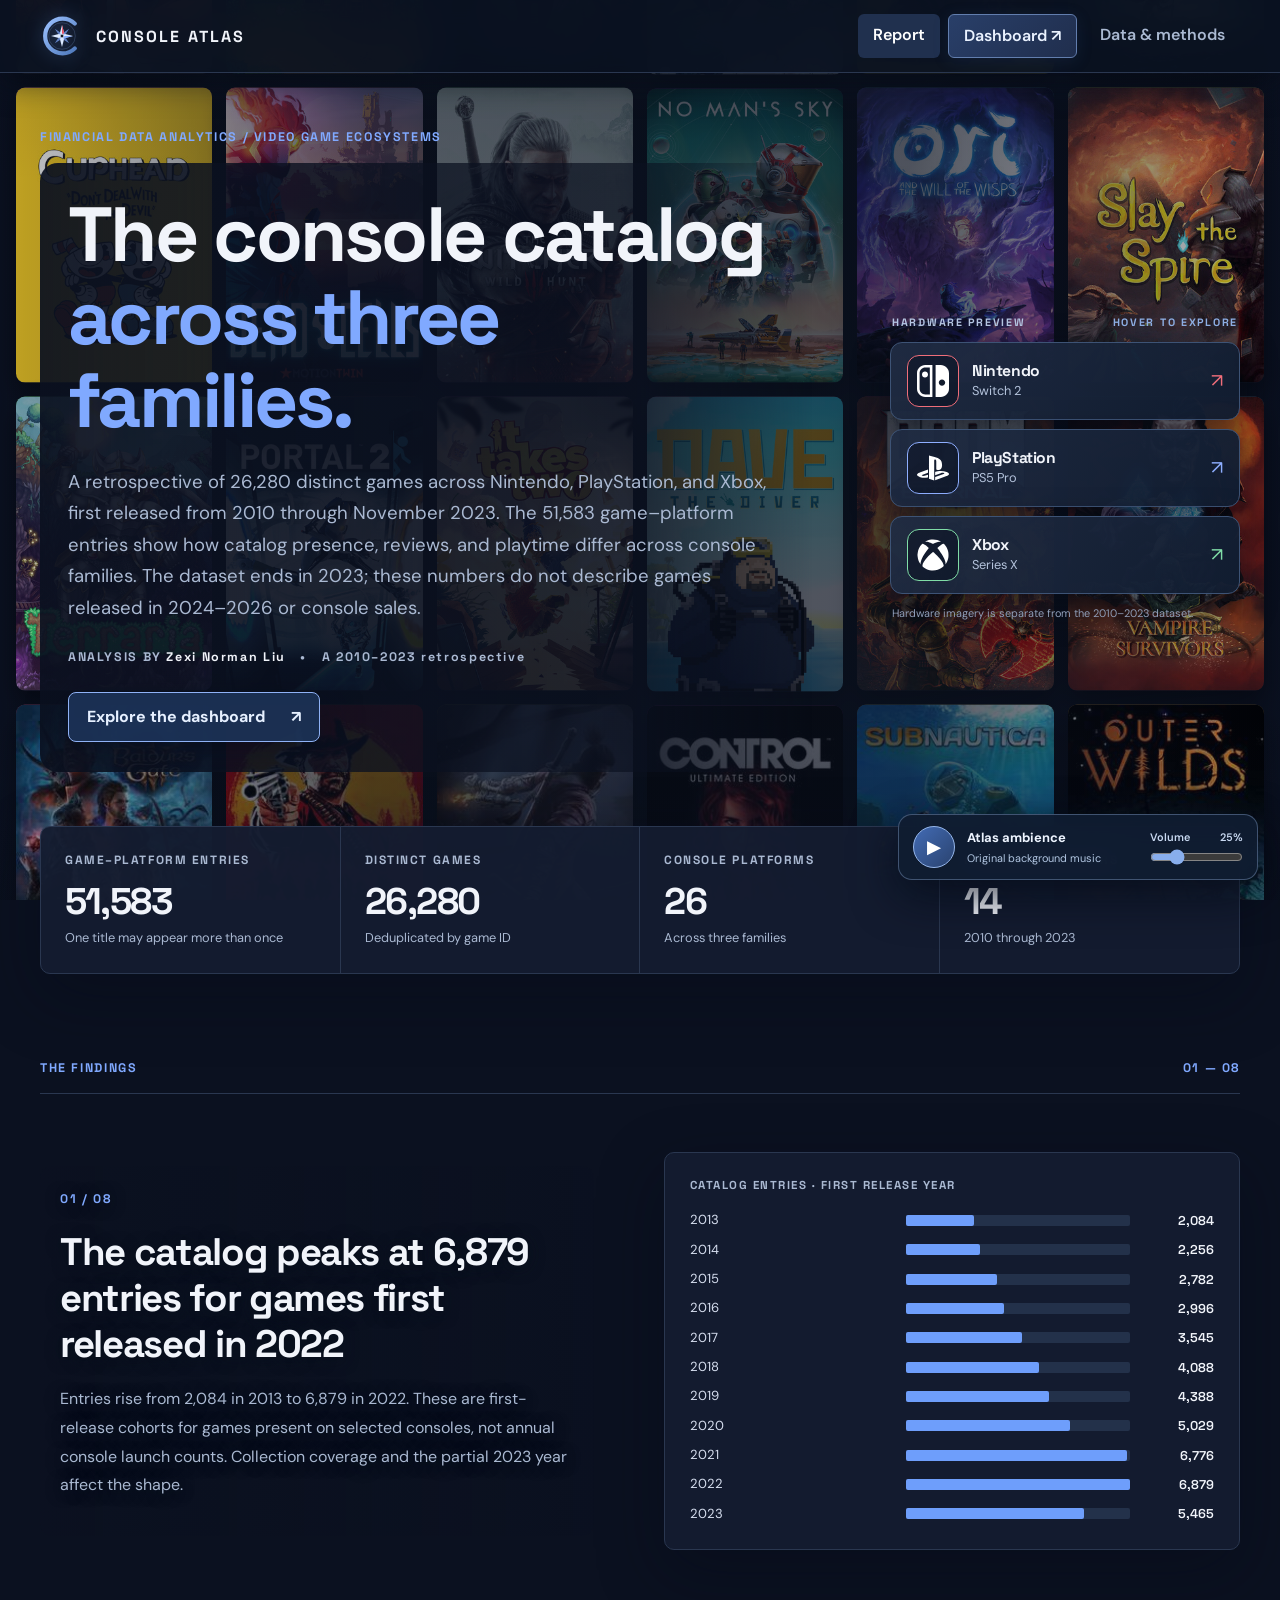
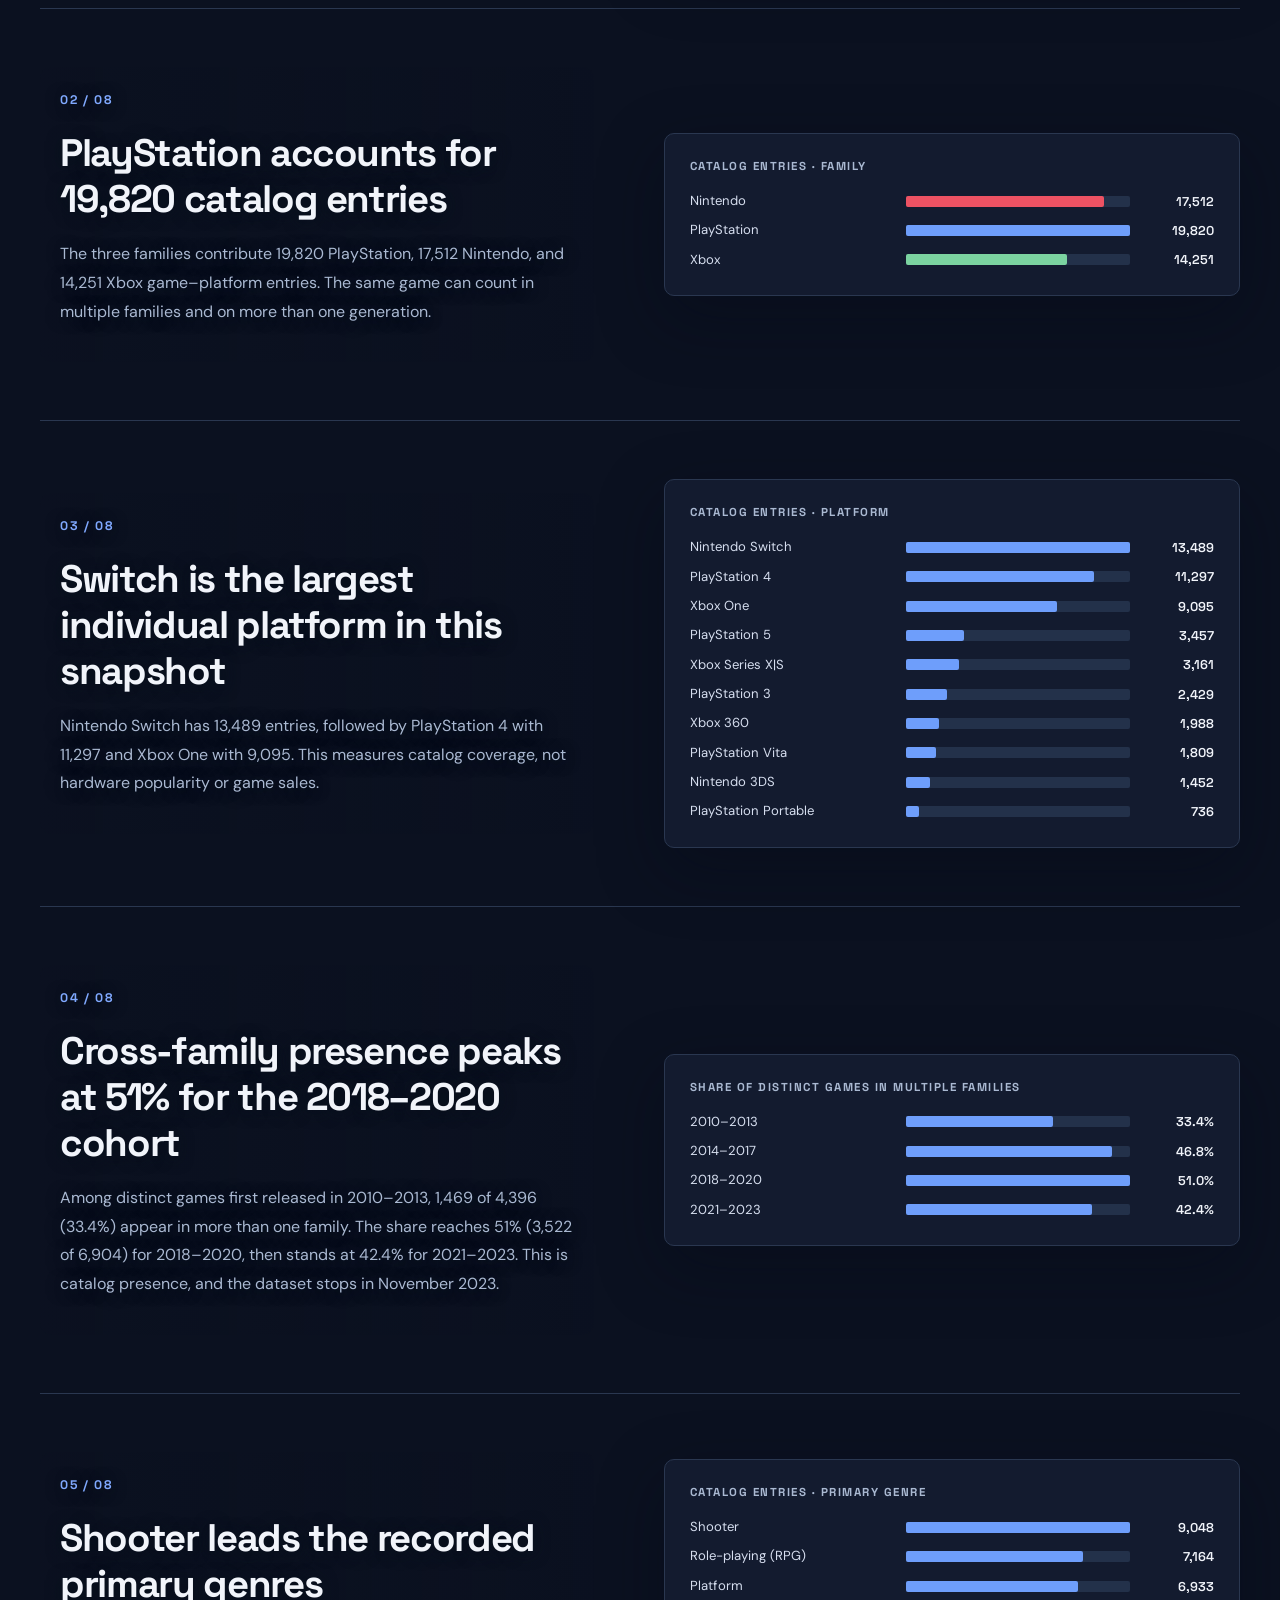
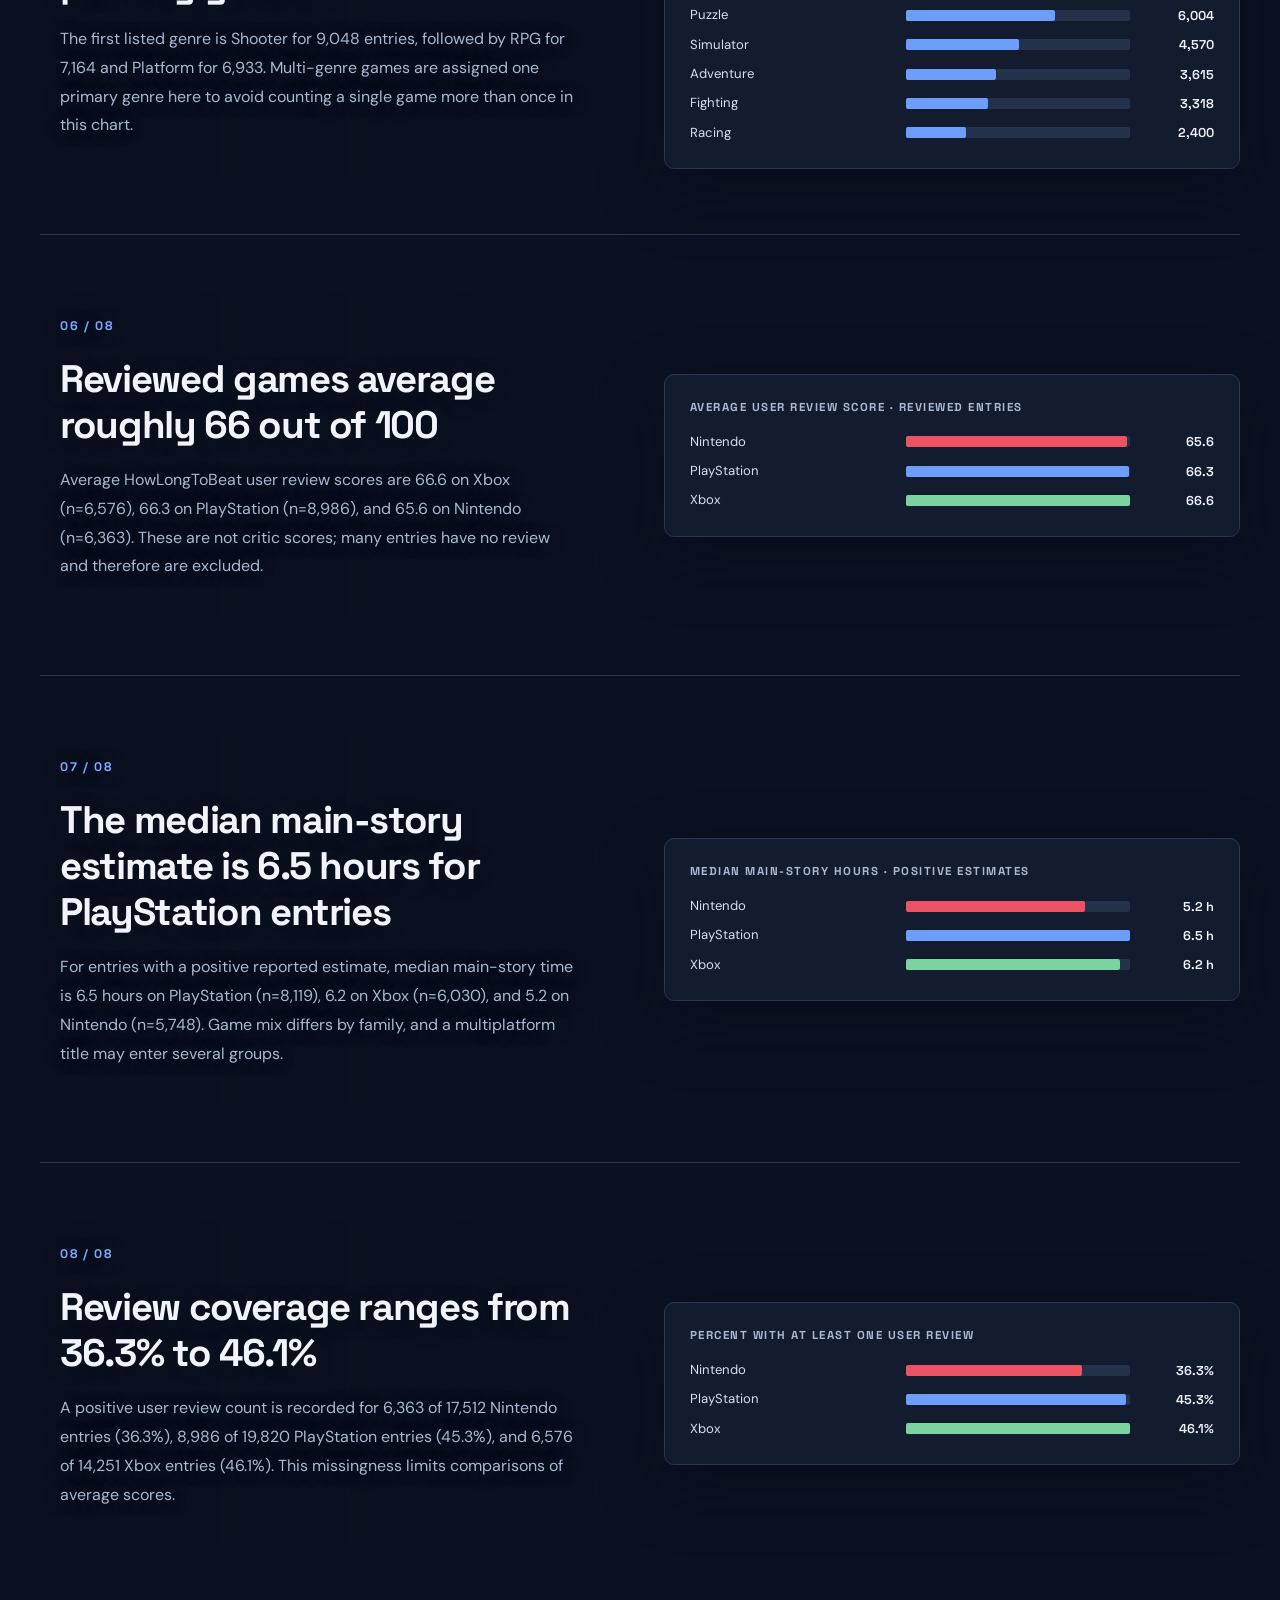
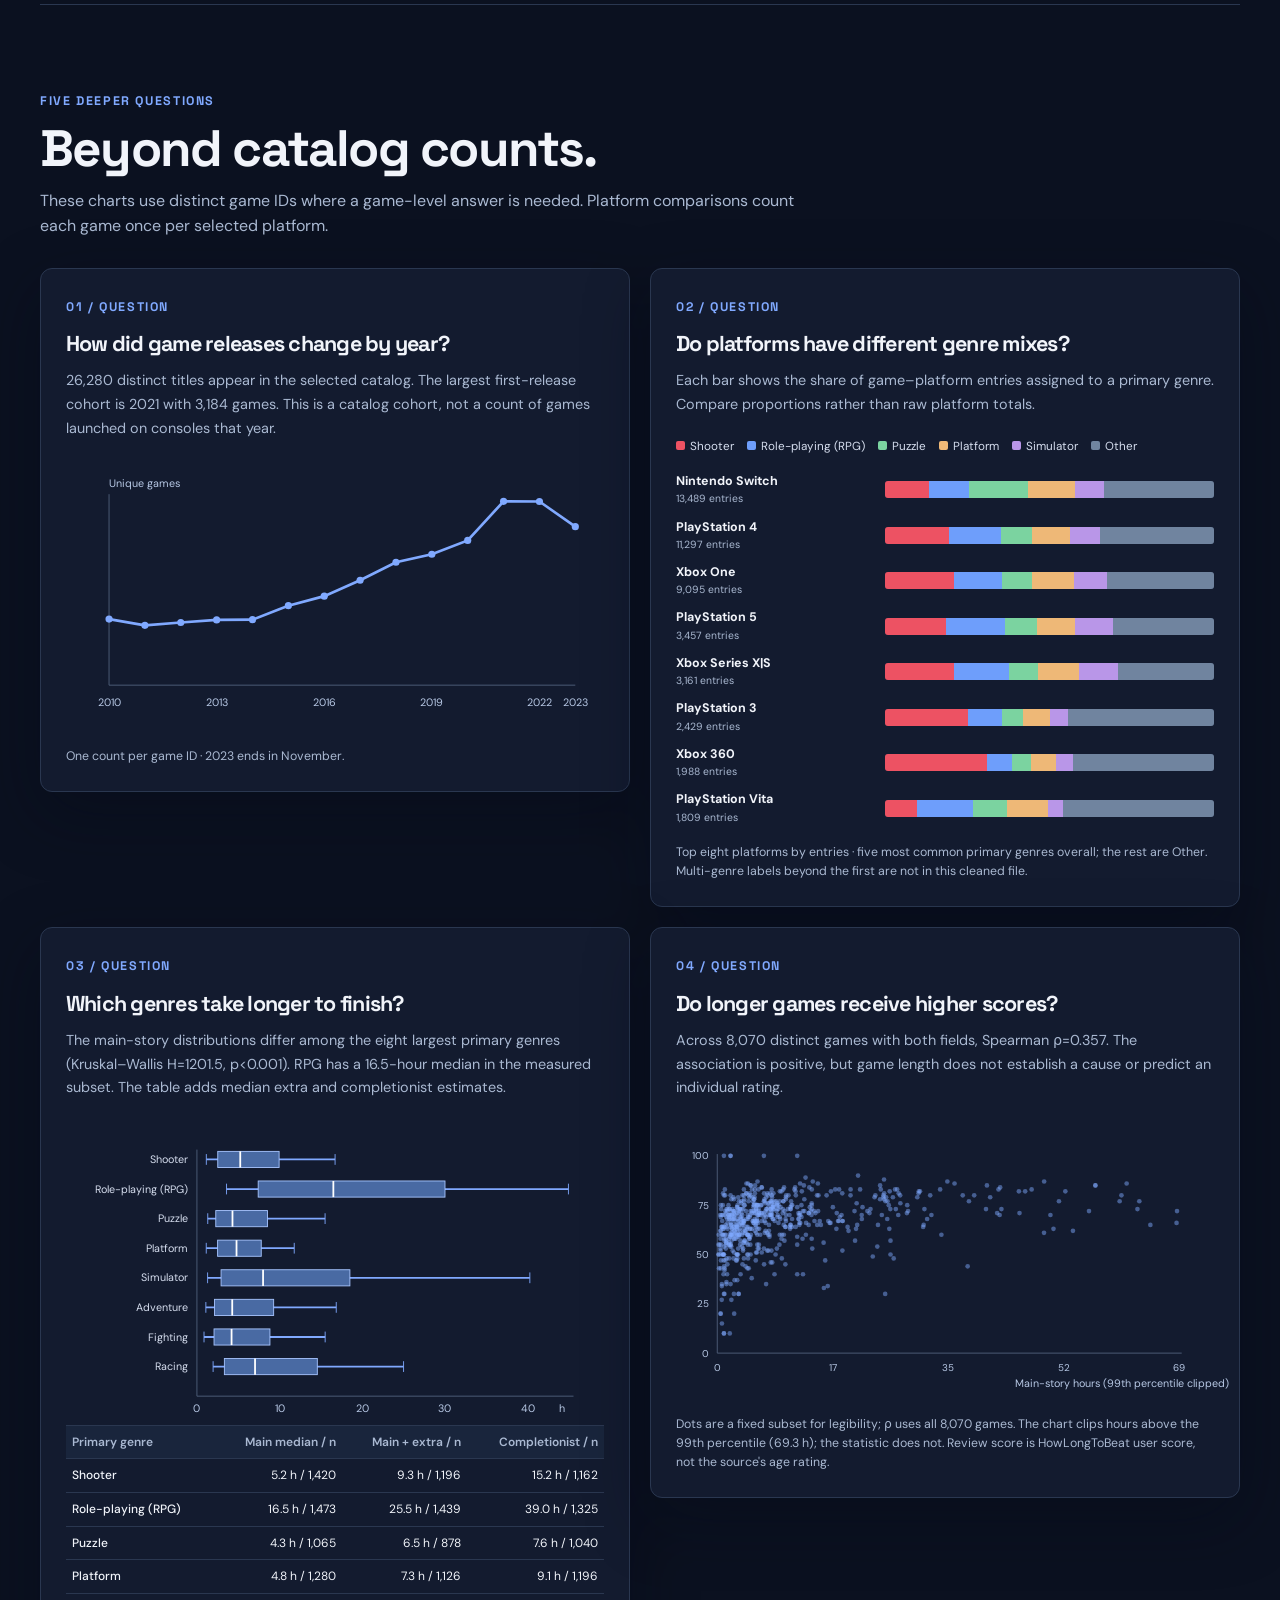
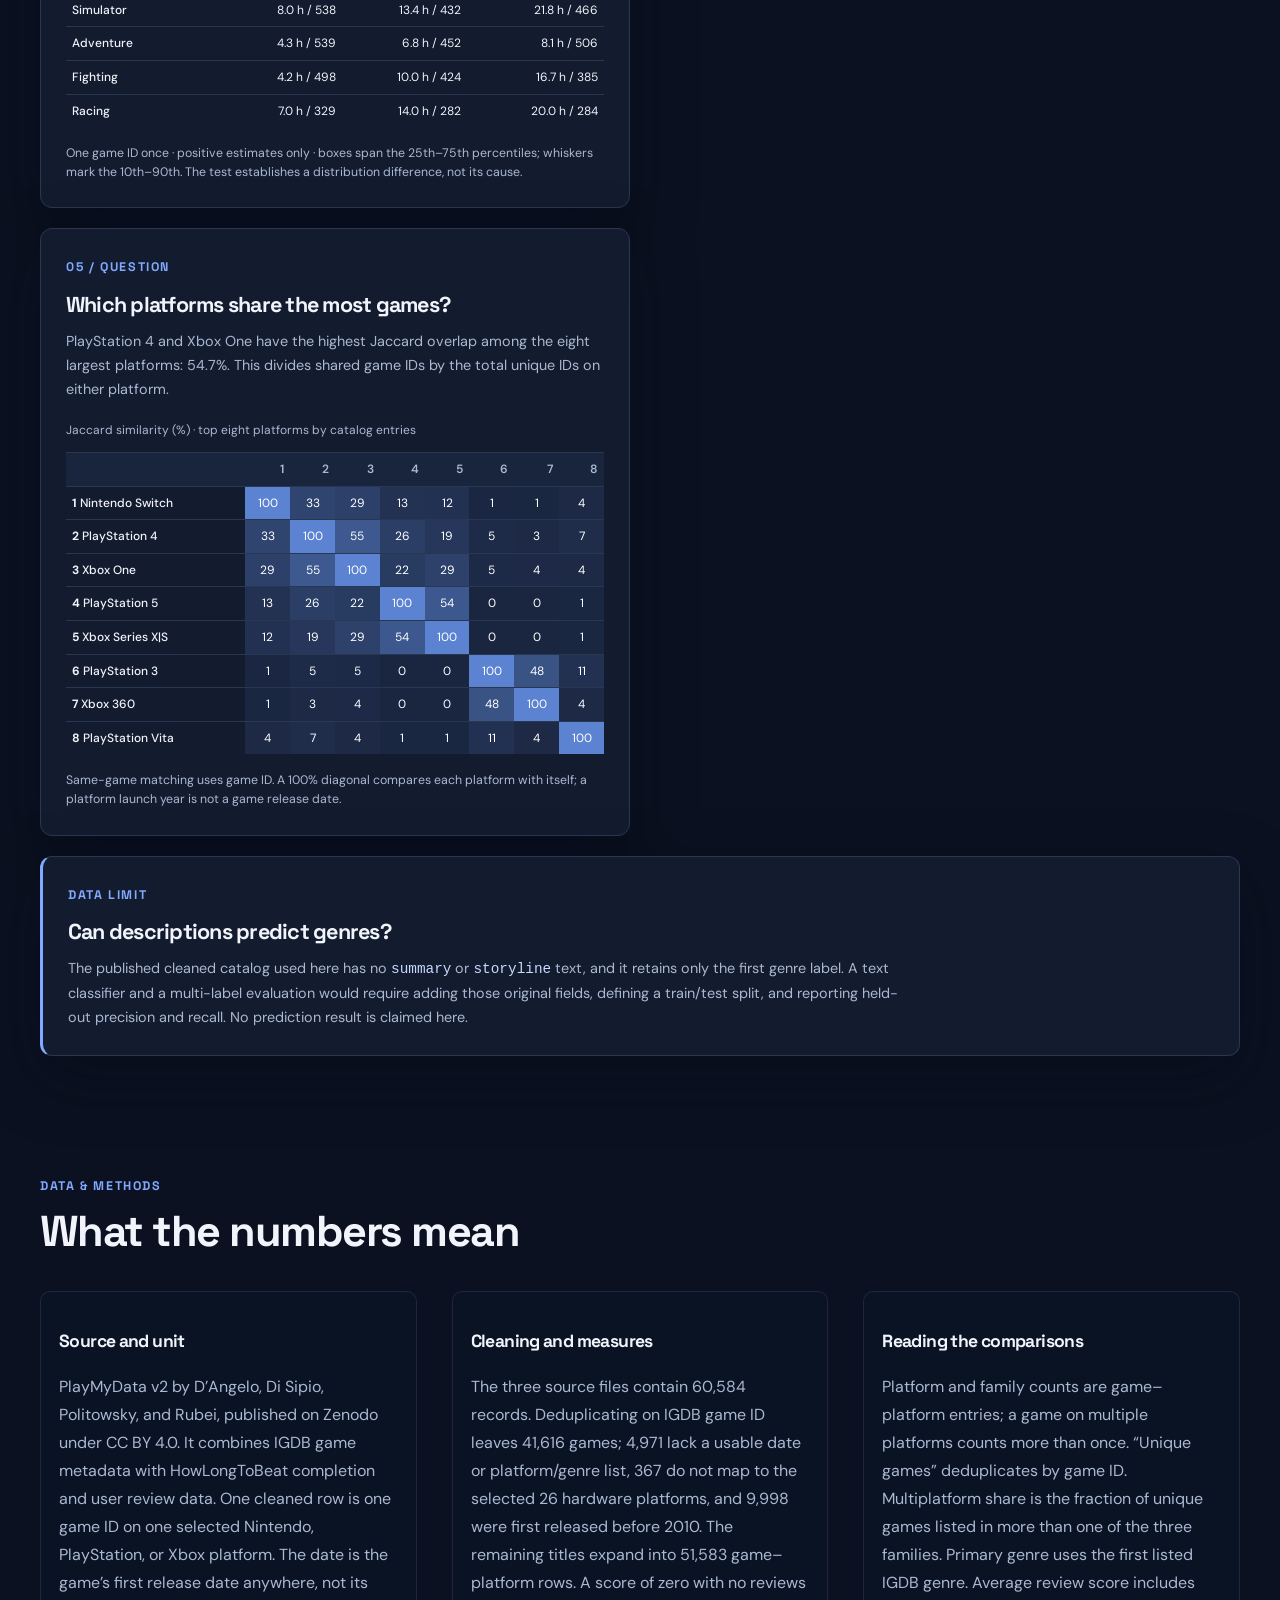
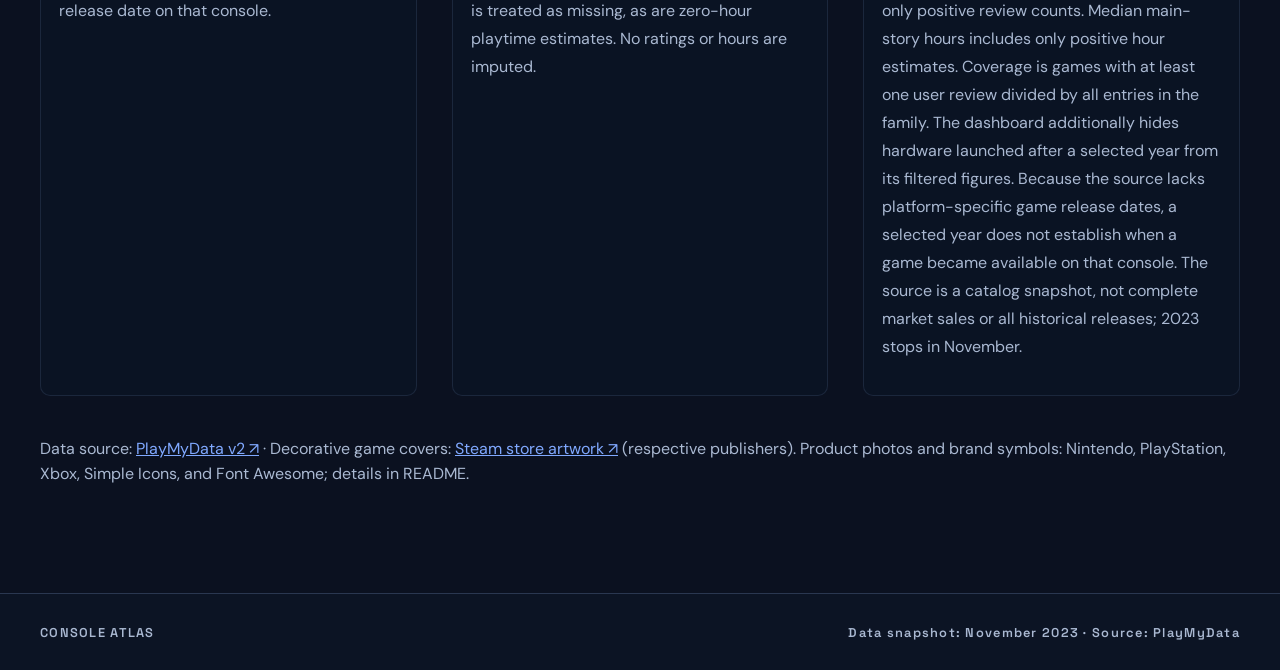
<file: index.html>
<!doctype html>
<html lang="en">
<head>
  <meta charset="utf-8"><meta name="viewport" content="width=device-width, initial-scale=1">
  <meta name="description" content="An analysis of the PlayMyData catalog across Nintendo, PlayStation, and Xbox consoles.">
  <title>Console Atlas — Report</title><link rel="icon" type="image/svg+xml" href="assets/logos/console-atlas.svg?v=1"><link rel="stylesheet" href="styles.css?v=20261001a">
</head>
<body>
  <header class="site-header"><div class="shell nav"><a class="brand" href="index.html"><img class="brand-icon" src="assets/logos/console-atlas.svg" alt="" width="44" height="44"> <span class="brand-name">CONSOLE ATLAS</span></a><nav aria-label="Main navigation"><a class="active" aria-current="page" href="index.html">Report</a><a class="dashboard-link" href="dashboard.html">Dashboard <span aria-hidden="true">↗</span></a><a href="#method">Data &amp; methods</a></nav></div></header>
  <main class="shell report"><div class="eyebrow">FINANCIAL DATA ANALYTICS / VIDEO GAME ECOSYSTEMS</div>
    <div class="report-intro"><div class="intro-copy"><h1>The console catalog<br><em>across three families.</em></h1><p id="intro">Loading the catalog analysis…</p><div class="byline">ANALYSIS BY <strong>Zexi Norman Liu</strong> <span>•</span> A 2010–2023 retrospective</div><a class="hero-cta" href="dashboard.html">Explore the dashboard <span aria-hidden="true">↗</span></a></div><div class="console-showcase" aria-label="Current console hardware previews"><div class="showcase-label">HARDWARE PREVIEW <span>HOVER TO EXPLORE</span></div>
      <a class="console-card nintendo" href="https://www.nintendo.com/us/store/products/nintendo-switch-2-system-123669/" target="_blank" rel="noopener noreferrer"><span class="console-mark"><img src="assets/logos/nintendo-switch.svg" alt="Nintendo Switch logo"></span><span class="console-copy"><strong>Nintendo</strong><small>Switch 2</small></span><span class="console-arrow" aria-hidden="true">↗</span><span class="console-detail"><img src="assets/hardware/switch-2.jpg" alt="Nintendo Switch 2 handheld console" loading="lazy"><span>View official product ↗</span></span></a>
      <a class="console-card playstation" href="https://www.playstation.com/en-us/ps5/ps5-pro/" target="_blank" rel="noopener noreferrer"><span class="console-mark"><img src="assets/logos/playstation.svg" alt="PlayStation logo"></span><span class="console-copy"><strong>PlayStation</strong><small>PS5 Pro</small></span><span class="console-arrow" aria-hidden="true">↗</span><span class="console-detail"><img src="assets/hardware/ps5-pro.jpg" alt="PlayStation 5 Pro console" loading="lazy"><span>View official product ↗</span></span></a>
      <a class="console-card xbox" href="https://www.xbox.com/en-us/consoles/xbox-series-x" target="_blank" rel="noopener noreferrer"><span class="console-mark"><img src="assets/logos/xbox.svg" alt="Xbox logo"></span><span class="console-copy"><strong>Xbox</strong><small>Series X</small></span><span class="console-arrow" aria-hidden="true">↗</span><span class="console-detail"><img src="assets/hardware/xbox-series-x.png" alt="Xbox Series X console and controller" loading="lazy"><span>View official product ↗</span></span></a>
      <small class="showcase-note">Hardware imagery is separate from the 2010–2023 dataset.</small>
    </div></div>
    <div id="headline" class="headline" aria-label="Key figures"></div>
    <div class="section-heading"><span>THE FINDINGS</span><span>01 — 08</span></div>
    <div id="findings"></div>
    <section class="deep-dive" id="deep-dive" aria-labelledby="deep-title"><div class="eyebrow">FIVE DEEPER QUESTIONS</div><h2 id="deep-title">Beyond catalog counts.</h2><p class="deep-lead">These charts use distinct game IDs where a game-level answer is needed. Platform comparisons count each game once per selected platform.</p><div id="deep-content" class="deep-grid"><p>Loading deeper analyses…</p></div></section>
    <section class="method" id="method"><div class="eyebrow">DATA & METHODS</div><h2>What the numbers mean</h2><div class="method-grid"><div><h3>Source and unit</h3><p>PlayMyData v2 by D’Angelo, Di Sipio, Politowsky, and Rubei, published on Zenodo under CC BY 4.0. It combines IGDB game metadata with HowLongToBeat completion and user review data. One cleaned row is one game ID on one selected Nintendo, PlayStation, or Xbox platform. The date is the game’s first release date anywhere, not its release date on that console.</p></div><div><h3>Cleaning and measures</h3><p id="method-cleaning"></p></div><div><h3>Reading the comparisons</h3><p>Platform and family counts are game–platform entries; a game on multiple platforms counts more than once. “Unique games” deduplicates by game ID. Multiplatform share is the fraction of unique games listed in more than one of the three families. Primary genre uses the first listed IGDB genre. Average review score includes only positive review counts. Median main-story hours includes only positive hour estimates. Coverage is games with at least one user review divided by all entries in the family. The dashboard additionally hides hardware launched after a selected year from its filtered figures. Because the source lacks platform-specific game release dates, a selected year does not establish when a game became available on that console. The source is a catalog snapshot, not complete market sales or all historical releases; 2023 stops in November.</p></div></div><p class="credit">Data source: <a href="https://doi.org/10.5281/zenodo.10797761" target="_blank" rel="noopener">PlayMyData v2 ↗</a> · Decorative game covers: <a href="https://store.steampowered.com/" target="_blank" rel="noopener">Steam store artwork ↗</a> (respective publishers). Product photos and brand symbols: Nintendo, PlayStation, Xbox, Simple Icons, and Font Awesome; details in README.</p></section>
  </main><footer class="site-footer"><div class="shell">CONSOLE ATLAS <span>Data snapshot: November 2023 · Source: PlayMyData</span></div></footer>
  <script>window.extraCoverData={}</script><script src="assets/covers/extra-1.js" defer></script><script src="assets/covers/extra-2.js" defer></script><script src="assets/covers/extra-3.js" defer></script><script src="site.js?v=20261001a" defer></script>
</body></html>
</file>
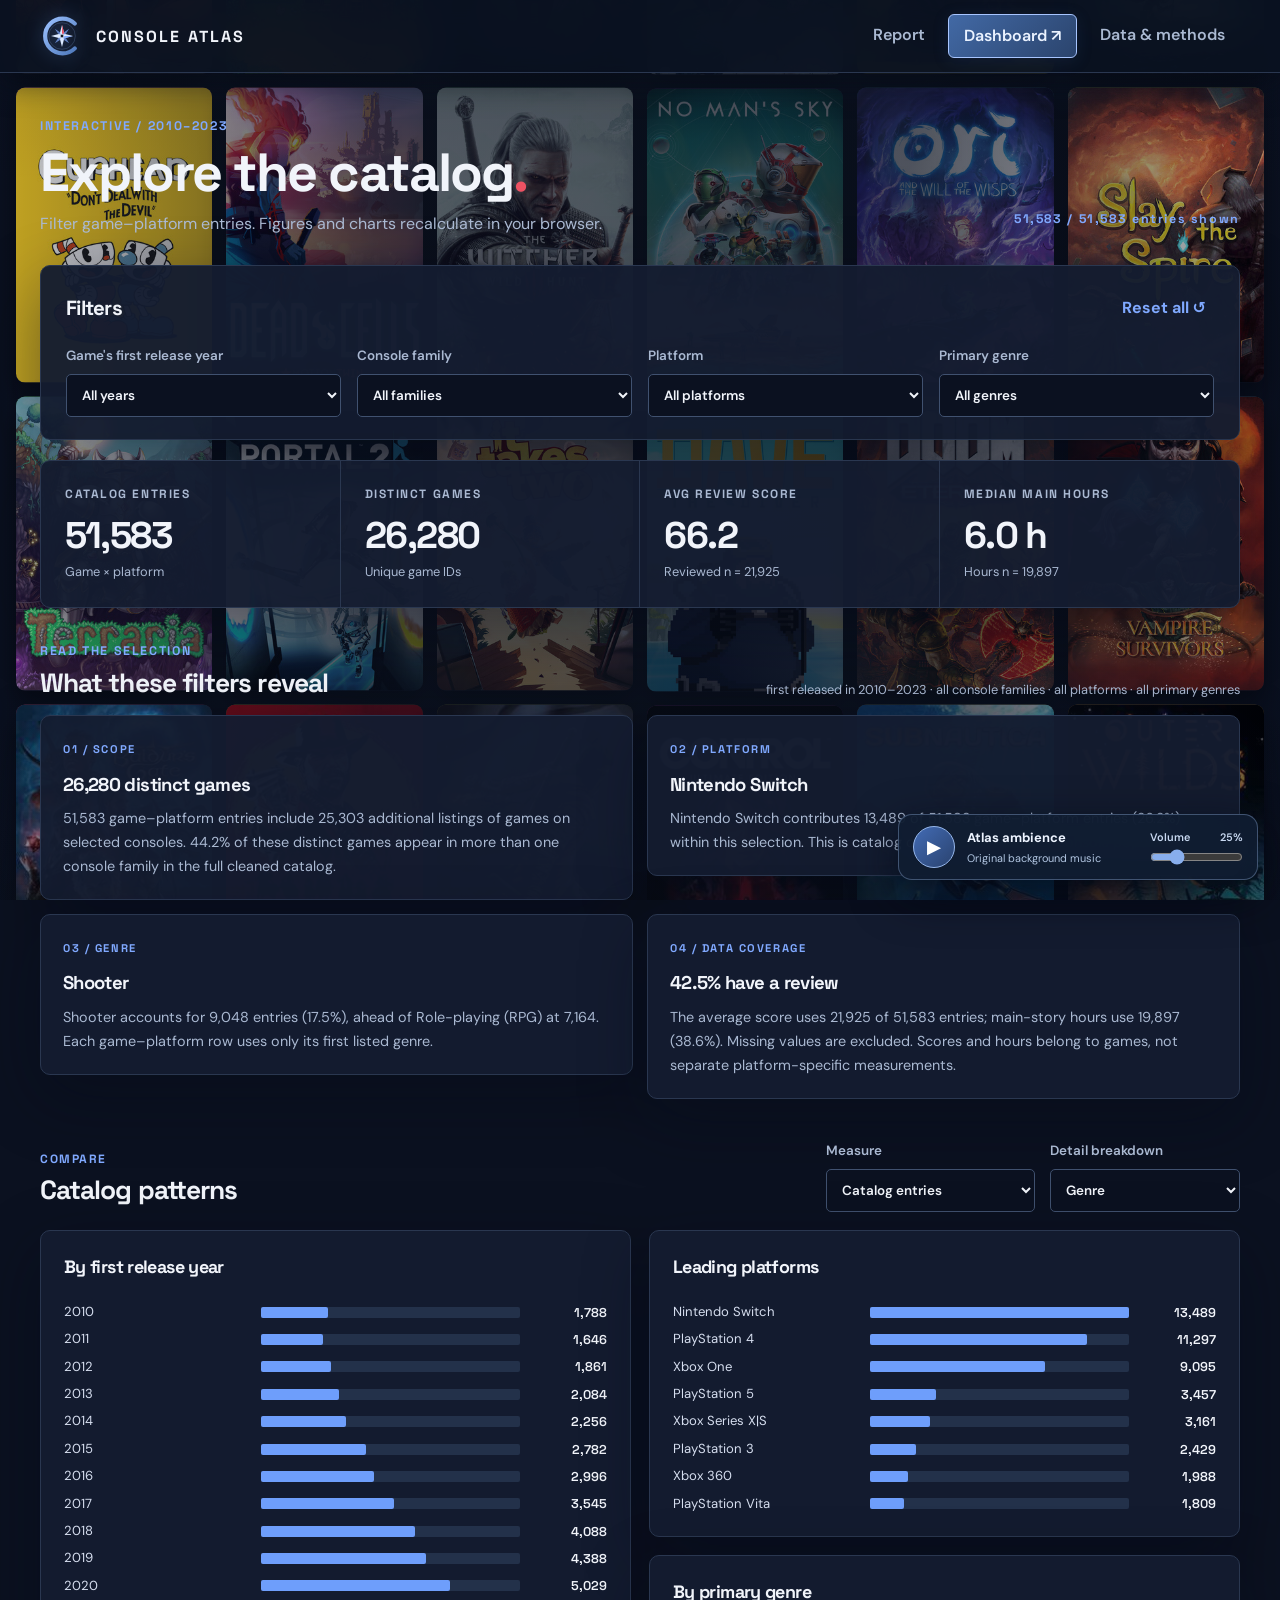
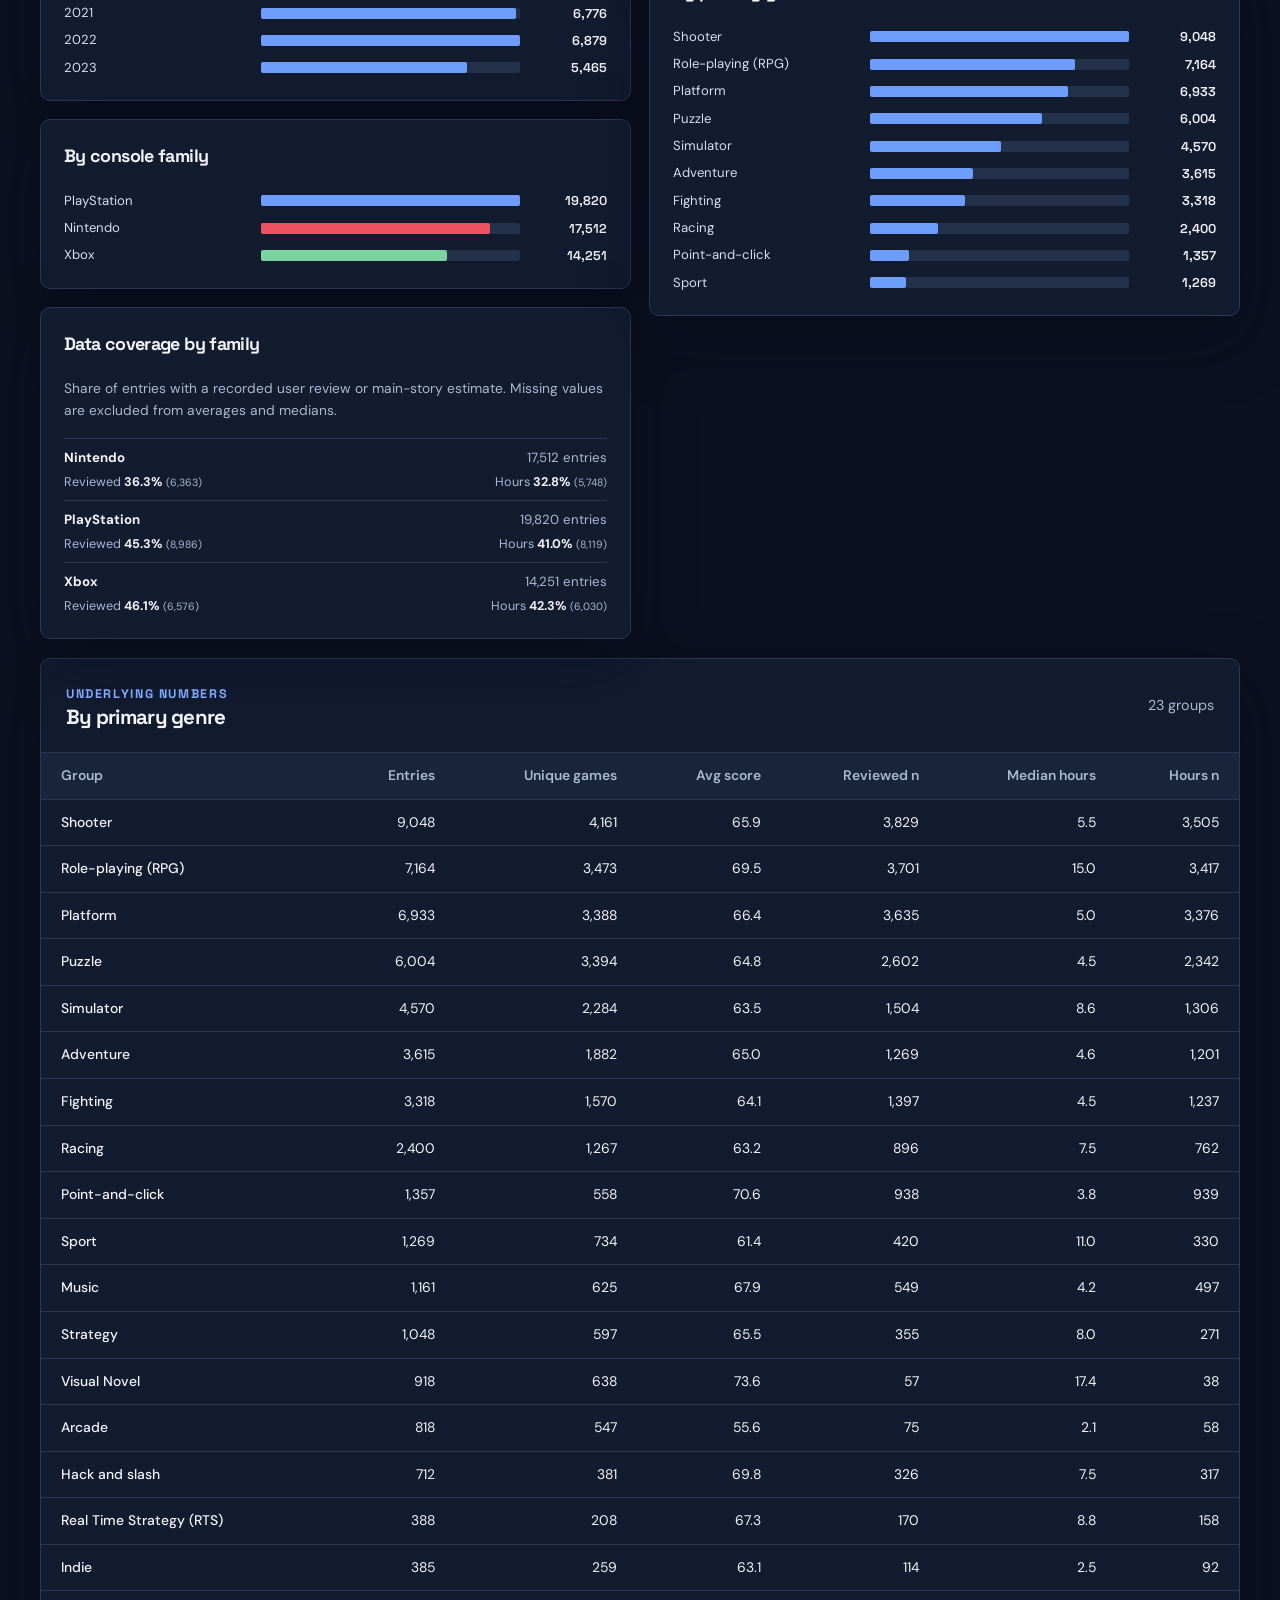
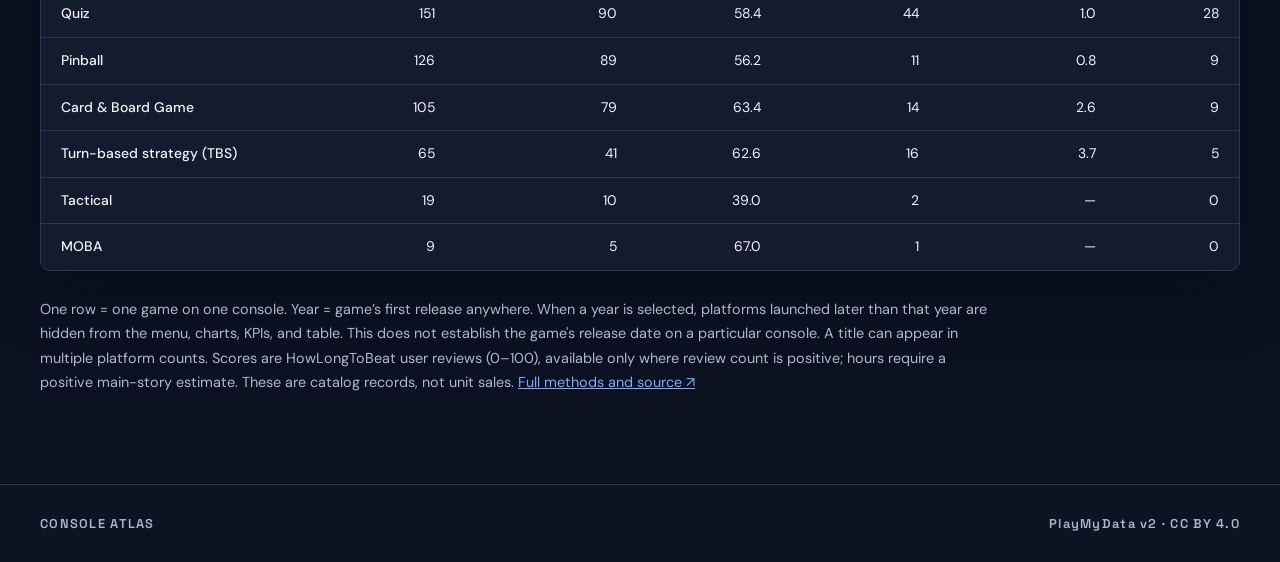
<file: dashboard.html>
<!doctype html>
<html lang="en"><head><meta charset="utf-8"><meta name="viewport" content="width=device-width, initial-scale=1"><meta name="description" content="Filter over 51,000 console game–platform entries in the browser."><title>Console Atlas — Dashboard</title><link rel="icon" type="image/svg+xml" href="assets/logos/console-atlas.svg?v=1"><link rel="stylesheet" href="styles.css?v=20261001a"></head>
<body><header class="site-header"><div class="shell nav"><a class="brand" href="index.html"><img class="brand-icon" src="assets/logos/console-atlas.svg" alt="" width="44" height="44"> <span class="brand-name">CONSOLE ATLAS</span></a><nav aria-label="Main navigation"><a href="index.html">Report</a><a class="dashboard-link active" aria-current="page" href="dashboard.html">Dashboard <span aria-hidden="true">↗</span></a><a href="index.html#method">Data &amp; methods</a></nav></div></header>
<main class="shell dashboard"><div class="dash-title"><div><div class="eyebrow">INTERACTIVE / 2010–2023</div><h1>Explore the catalog<span class="accent-dot">.</span></h1><p>Filter game–platform entries. Figures and charts recalculate in your browser.</p></div><div class="data-status" id="status" role="status">Loading data…</div></div>
<section class="filter-panel" aria-label="Dataset filters"><div class="filter-heading"><h2>Filters</h2><button id="reset" class="text-button" type="button">Reset all ↺</button></div><div class="filter-grid"><label>Game's first release year<select id="year"><option value="">All years</option></select></label><label>Console family<select id="family"><option value="">All families</option></select></label><label>Platform<select id="platform"><option value="">All platforms</option></select></label><label>Primary genre<select id="genre"><option value="">All genres</option></select></label></div></section>
<div id="dash-headline" class="headline dash-headline" aria-label="Filtered summary figures"></div>
<section class="analysis-panel" aria-labelledby="analysis-title"><div class="analysis-heading"><div><span class="eyebrow">READ THE SELECTION</span><h2 id="analysis-title">What these filters reveal</h2></div><p id="analysis-scope"></p></div><div id="analysis-insights" class="analysis-insights" aria-live="polite"></div></section>
<div class="chart-controls"><div><span class="eyebrow">COMPARE</span><h2>Catalog patterns</h2></div><div class="control-pair"><label>Measure<select id="measure"><option value="count">Catalog entries</option><option value="score">Avg user review score</option><option value="hours">Median main-story hours</option></select></label><label>Detail breakdown<select id="breakdown"><option value="genre">Genre</option><option value="platform">Platform</option><option value="family">Family</option><option value="year">Year</option></select></label></div></div>
<div class="chart-grid"><div class="chart-column"><section class="chart-card"><h3>By first release year</h3><div class="chart" id="chart-year"></div></section><section class="chart-card"><h3>By console family</h3><div class="chart" id="chart-family"></div></section><section class="chart-card coverage-card"><h3>Data coverage by family</h3><p>Share of entries with a recorded user review or main-story estimate. Missing values are excluded from averages and medians.</p><div id="coverage-family" class="coverage-list"></div></section></div><div class="chart-column"><section class="chart-card"><h3>Leading platforms</h3><div class="chart" id="chart-platform"></div></section><section class="chart-card"><h3 id="breakdown-title">By primary genre</h3><div class="chart" id="chart-breakdown"></div></section></div></div>
<section class="table-card"><div class="table-head"><div><span class="eyebrow">UNDERLYING NUMBERS</span><h2 id="table-title">By genre</h2></div><span id="table-count"></span></div><div class="table-scroll"><table><thead><tr><th scope="col">Group</th><th scope="col">Entries</th><th scope="col">Unique games</th><th scope="col">Avg score</th><th scope="col">Reviewed n</th><th scope="col">Median hours</th><th scope="col">Hours n</th></tr></thead><tbody id="numbers"></tbody></table></div></section>
<p class="dash-note">One row = one game on one console. Year = game’s first release anywhere. When a year is selected, platforms launched later than that year are hidden from the menu, charts, KPIs, and table. This does not establish the game's release date on a particular console. A title can appear in multiple platform counts. Scores are HowLongToBeat user reviews (0–100), available only where review count is positive; hours require a positive main-story estimate. These are catalog records, not unit sales. <a href="index.html#method">Full methods and source ↗</a></p></main><footer class="site-footer"><div class="shell">CONSOLE ATLAS <span>PlayMyData v2 · CC BY 4.0</span></div></footer><script>window.extraCoverData={}</script><script src="assets/covers/extra-1.js" defer></script><script src="assets/covers/extra-2.js" defer></script><script src="assets/covers/extra-3.js" defer></script><script src="site.js?v=20261001a" defer></script></body></html>
</file>
<file: styles.css>
@import url('https://fonts.googleapis.com/css2?family=DM+Sans:wght@400;500;600;700&family=Space+Grotesk:wght@400;500;600;700&display=swap');
:root{color-scheme:dark;--bg:#0b1120;--panel:#141d30;--panel2:#19253c;--line:#2a3750;--text:#f1f4fa;--muted:#aab9d2;--blue:#80a9ff;--red:#ed5263;--green:#7bd3a0;font-family:'DM Sans',system-ui,sans-serif;font-size:16px}
*{box-sizing:border-box}html{scroll-behavior:smooth}body{margin:0;background:var(--bg);color:var(--text);line-height:1.55}a{color:inherit}button,select{font:inherit}button{cursor:pointer}.shell{width:min(1200px,calc(100% - 48px));margin:0 auto}.site-header{border-bottom:1px solid var(--line);background:#0d1525;position:sticky;top:0;z-index:10}.nav{height:72px;display:flex;align-items:center;justify-content:space-between;gap:24px}.brand{font:700 1rem 'Space Grotesk',sans-serif;letter-spacing:.13em;text-decoration:none;white-space:nowrap}.brand-mark{margin-right:12px;border:1px solid var(--blue);padding:8px 9px;color:var(--blue);letter-spacing:-.08em}.brand-mark span{color:var(--red)}nav{display:flex;gap:8px}nav a{text-decoration:none;color:var(--muted);padding:9px 15px;border-radius:6px;font-weight:600}nav a:hover,nav .active{color:#fff;background:#20304e}.eyebrow,.section-heading,.finding-number,.chart-caption,.byline,.metric span,.data-status{font:700 .78rem 'Space Grotesk',sans-serif;letter-spacing:.13em;color:var(--blue)}h1,h2,h3{font-family:'Space Grotesk',sans-serif;letter-spacing:-.035em}h1{line-height:1.08}h2{line-height:1.2}p{color:var(--muted)}.report{padding-top:56px}.report-intro{display:grid;grid-template-columns:1fr 245px;align-items:center;gap:40px;padding:18px 0 54px}.report h1{font-size:clamp(3rem,6vw,5.7rem);margin:0 0 25px}.report h1 em{font-style:normal;color:var(--blue)}.report-intro p{font-size:1.16rem;max-width:720px;line-height:1.7;margin:0 0 24px}.byline{color:var(--muted)}.byline strong{color:var(--text)}.byline span{padding:0 10px}.hero-glyph{display:grid;gap:10px;transform:rotate(-8deg)}.hero-glyph div{display:flex;align-items:center;justify-content:center;height:85px;border:1px solid var(--line);border-radius:10px;background:var(--panel);font:700 2.1rem 'Space Grotesk';box-shadow:12px 12px 0 #101d35}.hero-glyph div:first-child{color:var(--red)}.hero-glyph div:nth-child(2){color:var(--blue)}.hero-glyph div:last-child{color:var(--green)}.headline{display:grid;grid-template-columns:repeat(4,1fr);background:var(--panel);border:1px solid var(--line);border-radius:10px;overflow:hidden}.metric{padding:25px 24px;border-right:1px solid var(--line)}.metric:last-child{border-right:0}.metric span{display:block;color:var(--muted);font-size:.75rem}.metric strong{display:block;font:700 clamp(1.9rem,2.9vw,2.8rem) 'Space Grotesk';margin:9px 0 3px;letter-spacing:-.04em}.metric small{display:block;color:var(--muted);font-size:.8rem}.section-heading{display:flex;justify-content:space-between;border-bottom:1px solid var(--line);margin-top:86px;padding-bottom:17px}.finding{display:grid;grid-template-columns:minmax(0,1fr) minmax(0,1.04fr);gap:70px;padding:58px 0;border-bottom:1px solid var(--line);align-items:center}.finding h2{font-size:clamp(1.85rem,3vw,2.65rem);margin:18px 0 18px}.finding p{font-size:1rem;line-height:1.8;max-width:540px}.finding-chart{border:1px solid var(--line);border-radius:10px;background:var(--panel);padding:25px;min-width:0}.chart-caption{font-size:.72rem;color:var(--muted);margin-bottom:18px}.bars{display:grid;gap:9px}.bar-row{display:grid;grid-template-columns:minmax(95px,39%) 1fr 72px;gap:12px;align-items:center;min-height:20px;font-size:.82rem}.bar-label{overflow:hidden;text-overflow:ellipsis;white-space:nowrap;color:#d6deef}.bar-track{height:11px;background:#23314a;border-radius:2px}.bar-fill{height:100%;border-radius:2px}.bar-row strong{text-align:right;font:600 .8rem 'Space Grotesk';white-space:nowrap}.method{padding:90px 0}.method h2{font-size:2.7rem;margin:12px 0 34px}.method-grid{display:grid;grid-template-columns:repeat(3,1fr);gap:35px}.method-grid h3{font-size:1.1rem}.method-grid p{line-height:1.75}.credit{padding-top:25px}.credit a,.dash-note a{color:var(--blue)}.site-footer{border-top:1px solid var(--line);padding:30px 0;color:var(--muted);font:600 .8rem 'Space Grotesk';letter-spacing:.1em}.site-footer .shell{display:flex;justify-content:space-between;gap:20px}.dashboard{padding:45px 0 75px}.dash-title{display:flex;justify-content:space-between;align-items:end;gap:20px;margin-bottom:28px}.dash-title h1{font-size:clamp(2.5rem,4.2vw,4rem);margin:10px 0}.dash-title p{margin:0}.accent-dot{color:var(--red)}.data-status{white-space:nowrap;padding-bottom:10px}.filter-panel,.chart-card,.table-card{border:1px solid var(--line);border-radius:10px;background:var(--panel)}.filter-panel{padding:22px 25px}.filter-heading,.chart-controls,.table-head{display:flex;align-items:center;justify-content:space-between;gap:20px}.filter-heading h2,.chart-controls h2,.table-head h2{margin:0;font-size:1.28rem}.text-button{background:none;border:0;color:var(--blue);font-weight:700;padding:8px}.text-button:hover{text-decoration:underline}.filter-grid{display:grid;grid-template-columns:repeat(4,1fr);gap:16px;margin-top:17px}label{display:grid;gap:8px;color:var(--muted);font-size:.84rem;font-weight:600}select{width:100%;min-height:43px;background:var(--bg);border:1px solid #40516f;color:var(--text);border-radius:5px;padding:8px 11px;outline:none}select:focus-visible,button:focus-visible,a:focus-visible{outline:2px solid var(--blue);outline-offset:3px}.dash-headline{margin-top:20px}.chart-controls{margin:42px 0 18px}.chart-controls .eyebrow{font-size:.75rem}.chart-controls h2{font-size:1.65rem;margin-top:5px}.control-pair{display:flex;gap:15px}.control-pair label{min-width:190px}.chart-grid{display:grid;grid-template-columns:repeat(2,minmax(0,1fr));gap:18px}.chart-card{padding:22px 23px;min-height:280px}.chart-card h3{margin:0 0 21px;font-size:1.12rem}.chart-card .bar-row{grid-template-columns:minmax(75px,34%) 1fr 75px}.chart-card .bars{gap:7px}.chart{max-height:505px;overflow:auto}.empty{padding:25px;color:var(--muted)}.table-card{margin-top:19px;overflow:hidden}.table-head{padding:22px 25px}.table-head span:last-child{color:var(--muted);font-size:.9rem}.table-scroll{overflow-x:auto}table{width:100%;border-collapse:collapse;white-space:nowrap}th,td{text-align:right;border-top:1px solid var(--line);padding:12px 20px;font-size:.87rem}th:first-child,td:first-child{text-align:left}thead{background:var(--panel2);color:var(--muted)}thead th{font-weight:600}tbody tr:hover{background:#1c2941}tbody th{font-weight:500}.dash-note{font-size:.9rem;line-height:1.7;max-width:950px;margin-top:26px}
@media(max-width:900px){.finding{gap:30px}.method-grid{grid-template-columns:1fr 1fr}.bar-row{grid-template-columns:minmax(75px,35%) 1fr 65px}.metric{padding:20px 16px}.filter-grid{grid-template-columns:repeat(2,1fr)}}
@media(max-width:700px){.shell{width:min(100% - 28px,1200px)}.nav{height:64px}.brand{font-size:.8rem}.brand-mark{margin-right:5px}nav a{padding:8px;font-size:.85rem}.report{padding-top:34px}.report-intro{grid-template-columns:1fr;gap:0;padding-bottom:35px}.hero-glyph{display:none}.report h1{font-size:3rem}.headline{grid-template-columns:repeat(2,1fr)}.metric:nth-child(2){border-right:0}.metric:nth-child(-n+2){border-bottom:1px solid var(--line)}.section-heading{margin-top:65px}.finding{grid-template-columns:1fr;gap:12px;padding:40px 0}.finding p{line-height:1.65}.finding-chart{padding:19px}.method{padding:65px 0}.method-grid{grid-template-columns:1fr;gap:10px}.dash-title{display:block}.data-status{display:block;margin-top:15px}.chart-grid{grid-template-columns:1fr}.chart-controls{display:block}.control-pair{margin-top:20px}.site-footer .shell{display:grid}}
@media(max-width:460px){.filter-grid{grid-template-columns:1fr}.control-pair{flex-direction:column}.control-pair label{min-width:0}.bar-row,.chart-card .bar-row{grid-template-columns:minmax(65px,34%) 1fr 63px;gap:7px;font-size:.75rem}.bar-row strong{font-size:.75rem}.metric strong{font-size:1.8rem}.chart-card{padding:18px}}

/* A quiet, moving cover wall frames the analysis without obscuring the data. */
.cover-wall{position:fixed;inset:0;z-index:0;pointer-events:none;overflow:hidden;display:grid;grid-template-columns:repeat(6,minmax(0,1fr));gap:14px;padding:0 16px;opacity:.95;filter:saturate(.9)}
.cover-wall::after{content:"";position:absolute;inset:0;background:linear-gradient(90deg,rgba(11,17,32,.18),rgba(11,17,32,.67) 29%,rgba(11,17,32,.7) 71%,rgba(11,17,32,.2)),linear-gradient(180deg,rgba(11,17,32,.12),transparent 20%,transparent 80%,rgba(11,17,32,.24));z-index:1}
.cover-column{display:flex;flex-direction:column;gap:14px;min-width:0;transform:translateY(-12%);animation:cover-drift 22s linear infinite alternate}
.cover-column:nth-child(even){animation-direction:alternate-reverse;animation-duration:27s}
.cover-column:nth-child(3n){animation-duration:31s}
.cover-column:nth-child(2){animation-delay:-19s}.cover-column:nth-child(3){animation-delay:-11s}.cover-column:nth-child(4){animation-delay:-24s}.cover-column:nth-child(5){animation-delay:-8s}.cover-column:nth-child(6){animation-delay:-31s}
.cover-tile{position:relative;flex:none;aspect-ratio:2/3;overflow:hidden;border-radius:9px;background:linear-gradient(148deg,hsl(var(--cover-hue) 52% 37%),#0f182c 75%);box-shadow:0 12px 24px #0008;display:flex;align-items:end;padding:12px}
.cover-tile span{font:700 clamp(.7rem,1.3vw,1.2rem)/1.05 'Space Grotesk',sans-serif;color:white;text-shadow:0 2px 12px #000;max-width:100%;overflow-wrap:anywhere}
.cover-tile img{position:absolute;inset:0;width:100%;height:100%;object-fit:cover}
@keyframes cover-drift{from{transform:translateY(-35%)}to{transform:translateY(1%)}}
main.shell,.site-footer{position:relative;z-index:1}
.site-header{z-index:20;background:rgba(10,18,33,.92);backdrop-filter:blur(18px);box-shadow:0 7px 32px #070d19aa}
.nav .dashboard-link{color:#eaf2ff;border:1px solid #627eae;background:linear-gradient(135deg,#293f69,#202e4d);box-shadow:0 3px 16px #2f53952d}
.nav .dashboard-link:hover,.nav .dashboard-link.active{border-color:#a7c5ff;background:linear-gradient(135deg,#4269a5,#2b446d)}
.site-footer{background:#0d1525ee}
.report-intro{grid-template-columns:minmax(0,1fr) minmax(285px,350px);gap:clamp(26px,5vw,74px);min-height:490px}
.intro-copy{position:relative;z-index:1;background:linear-gradient(90deg,#0b1120ed,#0b1120a6 77%,#0b112000);border-radius:18px;padding:25px 15px 25px 0}
.hero-cta{display:inline-flex;align-items:center;gap:26px;margin-top:27px;padding:12px 18px;border:1px solid #8fb2f6;border-radius:8px;background:#1c3357e8;color:#e6f0ff;text-decoration:none;font-weight:700;box-shadow:0 12px 38px #080e1d88;transition:transform .2s,background .2s}
.hero-cta:hover{transform:translateY(-3px);background:#2d4d7d}
.console-showcase{display:grid;align-content:center;gap:9px;min-width:0}
.showcase-label{display:flex;justify-content:space-between;gap:10px;color:#b7c8e5;font:700 .67rem 'Space Grotesk',sans-serif;letter-spacing:.16em;margin:0 2px 4px}
.showcase-label span{color:#8fb1e7}
.console-card{display:grid;grid-template-columns:53px minmax(0,1fr) 22px;align-items:center;column-gap:12px;min-height:76px;padding:12px 16px;text-decoration:none;color:var(--text);border:1px solid #3d5375;border-radius:12px;background:linear-gradient(130deg,#202c43f4,#111d31f7);box-shadow:0 12px 34px #050b1690;overflow:hidden;transition:border-color .25s,transform .25s,box-shadow .25s}
.console-card:hover,.console-card:focus-visible{transform:translateX(-6px);border-color:var(--card-color);box-shadow:0 17px 42px #050b16c9,0 0 25px var(--card-glow)}
.console-card.nintendo{--card-color:#f06e7a;--card-glow:#e94e5833}.console-card.playstation{--card-color:#8eaeff;--card-glow:#517fff33}.console-card.xbox{--card-color:#80dda7;--card-glow:#52ca8a33}
.console-mark{display:grid;place-items:center;width:52px;height:52px;border:1px solid var(--card-color);border-radius:12px;color:var(--card-color);font:700 1.15rem 'Space Grotesk',sans-serif;letter-spacing:-.09em;background:#070e1d77}
.console-mark img{display:block;width:32px;height:32px;object-fit:contain;filter:brightness(0) invert(1)}
.console-copy{display:grid;gap:0;min-width:0}.console-copy strong{font:700 .98rem 'Space Grotesk',sans-serif;letter-spacing:-.025em}.console-copy small{color:#b4c3dc;font-size:.8rem}.console-arrow{color:var(--card-color);font-size:1.2rem;text-align:right}
.console-detail{grid-column:1/-1;display:grid;grid-template-rows:0fr;opacity:0;visibility:hidden;min-width:0;transition:grid-template-rows .35s,opacity .35s,visibility .35s;overflow:hidden;color:#becce4;font-size:.77rem}
.console-detail img{display:block;width:100%;height:0;object-fit:contain;border-radius:8px;background:linear-gradient(135deg,#111a2d,#253956);transition:height .35s;margin-top:0}
.console-detail span{display:none;margin:7px 3px 0}
.console-card:hover .console-detail,.console-card:focus-visible .console-detail{grid-template-rows:1fr;opacity:1;visibility:visible}
.console-card:hover .console-detail img,.console-card:focus-visible .console-detail img{height:138px;margin-top:12px}
.console-card:hover .console-detail span,.console-card:focus-visible .console-detail span{display:block}
.showcase-note{display:block;color:#8f9eb8;font-size:.68rem;line-height:1.4;margin:3px 2px 0}
.headline,.finding-chart,.filter-panel,.chart-card,.table-card{box-shadow:0 22px 65px #050a1663;background:#141d30f5}
.finding-copy{padding:14px 20px 14px 0;text-shadow:0 2px 15px #08111c}
.finding-copy{padding:20px;background:linear-gradient(90deg,#0b1120e8,#0b1120a6);border-radius:12px}
.method-grid>div{padding:18px;background:#0b1424dc;border:1px solid #2a375090;border-radius:10px}
.method{scroll-margin-top:92px}
@media(max-width:900px){.report-intro{grid-template-columns:minmax(0,1fr) 275px;gap:24px}.console-card{padding:10px}.showcase-label span{display:none}}
@media(max-width:700px){.brand-name{display:none}.brand-mark{margin-right:0}.nav{gap:8px}nav{gap:2px}nav a{padding:7px 8px;font-size:.77rem}.report-intro{grid-template-columns:1fr;min-height:0;gap:30px}.console-showcase{grid-template-columns:repeat(3,minmax(0,1fr));gap:8px}.showcase-label,.showcase-note{grid-column:1/-1}.console-card{display:flex;flex-direction:column;align-items:flex-start;gap:7px;min-height:124px;padding:12px}.console-mark{width:38px;height:38px;font-size:.95rem}.console-arrow{display:none}.console-copy strong{font-size:.78rem}.console-copy small{font-size:.7rem}.console-detail{display:none}.console-card:hover,.console-card:focus-visible{transform:translateY(-3px)}.cover-wall{grid-template-columns:repeat(3,minmax(0,1fr));opacity:.78}.cover-column:nth-child(n+4){display:none}}
@media(max-width:700px){.console-mark img{width:25px;height:25px}}
@media(max-width:420px){nav a:last-child{display:none}.nav .brand-mark{padding:6px 7px}.console-showcase{grid-template-columns:1fr}.console-card{min-height:58px;display:grid;grid-template-columns:40px 1fr 20px}.console-arrow{display:block}.showcase-label{margin-top:7px}}
@media(prefers-reduced-motion:reduce){.cover-column{animation:none;transform:translateY(-16%)}.console-card,.console-detail,.console-detail img,.hero-cta{transition:none}}
@media(max-width:700px){.console-card{min-height:195px;align-self:stretch}.console-detail{display:block;visibility:visible;opacity:1;width:100%;overflow:visible}.console-detail img{height:82px;margin-top:3px}.console-detail span{display:none}}
@media(max-width:420px){.console-card{min-height:150px}.console-detail{grid-column:1/-1}.console-detail img{height:75px}}

/* Dashboard explanations and content-sized result panels. */
.filter-explainer{margin:18px 0 0;padding:13px 16px;border-left:3px solid var(--blue);border-radius:0 8px 8px 0;background:#24345199;color:#d5e1f5;font-size:.86rem;line-height:1.6}
.analysis-panel{margin-top:30px}.analysis-heading{display:flex;align-items:end;justify-content:space-between;gap:24px;margin-bottom:15px}.analysis-heading h2{font-size:1.65rem;margin:5px 0 0}.analysis-heading p{max-width:540px;margin:0;color:var(--muted);font-size:.8rem;text-align:right}
.analysis-insights{display:grid;grid-template-columns:repeat(2,minmax(0,1fr));align-items:start;gap:14px}.analysis-card{padding:20px 22px;border:1px solid var(--line);border-radius:10px;background:#141d30f5;box-shadow:0 22px 65px #050a1663}.analysis-card>span{color:var(--blue);font:700 .7rem 'Space Grotesk',sans-serif;letter-spacing:.14em}.analysis-card h3{font-size:1.16rem;margin:10px 0 8px}.analysis-card p{font-size:.9rem;line-height:1.65;margin:0}
.chart-grid{align-items:start}.chart-card{min-height:0;align-self:start}.chart-card .empty{padding:6px 0 10px}
@media(max-width:700px){.analysis-heading{display:block}.analysis-heading p{text-align:left;margin-top:8px}.analysis-insights{grid-template-columns:1fr}}

/* Stack each chart column independently so short breakdowns leave no grid-row gap. */
.chart-grid{align-items:start}.chart-column{display:grid;align-content:start;gap:18px;min-width:0}.chart-column .chart-card{width:100%}
.coverage-card>p{margin:0 0 17px;font-size:.86rem;line-height:1.55}.coverage-list{display:grid;gap:9px}.coverage-row{display:grid;grid-template-columns:minmax(95px,1fr) auto;gap:3px 16px;border-top:1px solid var(--line);padding-top:9px;font-size:.83rem;color:var(--muted)}.coverage-row strong{color:var(--text)}.coverage-row span:nth-child(2){text-align:right}.coverage-row span:nth-child(n+3){font-size:.79rem}.coverage-row b{color:var(--text)}.coverage-row small{color:var(--muted)}
.report-intro{gap:clamp(42px,6vw,90px)}.intro-copy{padding:30px 34px 30px 28px}
@media(max-width:900px){.report-intro{gap:32px}.intro-copy{padding:24px 25px 24px 20px}}
@media(max-width:700px){.chart-grid{grid-template-columns:1fr}.intro-copy{padding:22px 20px}.report-intro{gap:24px}}

/* Deeper report analyses. The SVGs are lightweight and scale with their cards. */
.deep-dive{padding:88px 0 32px;scroll-margin-top:92px}.deep-dive h2{font-size:clamp(2.2rem,4vw,3.2rem);margin:9px 0 10px}.deep-lead{max-width:780px;margin:0 0 29px}.deep-grid{display:grid;grid-template-columns:repeat(2,minmax(0,1fr));gap:20px;align-items:start}.deep-card{min-width:0;padding:25px;border:1px solid var(--line);border-radius:12px;background:#141d30f5;box-shadow:0 22px 65px #050a1663}.deep-card h3{font-size:1.35rem;line-height:1.25;margin:12px 0}.deep-card>p{font-size:.9rem;line-height:1.65;margin:0 0 20px}.deep-card .deep-foot{font-size:.77rem;line-height:1.55;margin:17px 0 0;color:#aab9d2}.deep-graphic{min-width:0}.deep-graphic svg{display:block;width:100%;height:auto;overflow:visible}.mix-legend{display:flex;flex-wrap:wrap;gap:7px 13px;margin-bottom:17px;font-size:.73rem;color:#d6deef}.mix-legend span{display:inline-flex;align-items:center;gap:5px}.mix-legend i{width:9px;height:9px;border-radius:2px}.mix-list{display:grid;gap:10px}.mix-row{display:grid;grid-template-columns:minmax(135px,37%) 1fr;gap:10px;align-items:center;font-size:.78rem}.mix-row strong,.mix-row small{display:block;overflow:hidden;text-overflow:ellipsis;white-space:nowrap}.mix-row small{color:var(--muted)}.mix-track{display:flex;height:17px;overflow:hidden;border-radius:3px;background:#23314a}.mix-track span{height:100%}.deep-scroll{overflow-x:auto}.deep-table,.heatmap{width:100%;font-size:.75rem;white-space:nowrap}.deep-table th,.deep-table td,.heatmap th,.heatmap td{padding:7px 6px;font-size:.75rem}.deep-table th:first-child,.deep-table td:first-child{text-align:left}.heatmap caption{text-align:left;color:var(--muted);margin:0 0 12px}.heatmap th:first-child{text-align:left;min-width:140px;max-width:170px;overflow:hidden;text-overflow:ellipsis}.heatmap td{text-align:center;min-width:35px;color:#fff}.heatmap thead th{min-width:35px}.deep-limit{grid-column:1/-1;border-left:3px solid var(--blue)}.deep-limit p{margin-bottom:0;max-width:850px}.deep-limit code{color:#c7d9ff}
@media(max-width:900px){.deep-grid{grid-template-columns:1fr}.deep-limit{grid-column:auto}}
@media(max-width:700px){.deep-dive{padding-top:64px}.deep-card{padding:18px}.mix-row{grid-template-columns:minmax(110px,38%) 1fr}}

/* A compact C-shaped compass mark and a broader, slower cover procession. */
.brand{display:inline-flex;align-items:center;gap:12px}.brand-icon{display:block;flex:none;width:44px;height:44px;filter:drop-shadow(0 0 9px #6e9efb55);transition:filter .2s,transform .2s}.brand:hover .brand-icon{filter:drop-shadow(0 0 14px #9fc0ff99);transform:scale(1.07)}
.cover-column{animation-duration:52s}.cover-column:nth-child(even){animation-duration:61s}.cover-column:nth-child(3n){animation-duration:69s}
@keyframes cover-drift{from{transform:translateY(-43%)}to{transform:translateY(0)}}
@media(max-width:700px){.brand{gap:0}.brand-icon{width:41px;height:41px}}
@media(max-width:420px){.brand-icon{width:37px;height:37px}}
@media(prefers-reduced-motion:reduce){.brand-icon{transition:none}.cover-column{transform:translateY(-18%)}}

/* Music stays available while moving between report sections and charts. */
.music-player{position:fixed;right:22px;bottom:20px;z-index:50;display:flex;align-items:center;gap:12px;width:min(360px,calc(100vw - 32px));padding:11px 14px;border:1px solid #617a9d99;border-radius:14px;background:#101d31ed;box-shadow:0 15px 45px #030915b8;backdrop-filter:blur(16px);color:#edf4ff}
.music-toggle{flex:none;display:grid;place-items:center;width:42px;height:42px;padding:0;border:1px solid #97b8ed;border-radius:50%;background:linear-gradient(135deg,#426bb4,#2a436f);color:#fff;font-size:1.15rem;cursor:pointer}
.music-toggle:hover,.music-toggle:focus-visible{background:#5a80c4;outline-offset:3px}
.music-info{display:grid;gap:2px;min-width:0;flex:1}.music-info strong{font-size:.81rem;white-space:nowrap}.music-info span{font-size:.68rem;color:#b2c6e2;white-space:nowrap}
.music-volume{display:grid;gap:4px;width:93px;flex:none;color:#c9d9f1;font-size:.68rem}.music-volume span{display:flex;justify-content:space-between;gap:5px}.music-volume input{width:100%;margin:0;accent-color:#88aeed;cursor:pointer}
@media(max-width:600px){.music-player{right:12px;bottom:12px;width:min(310px,calc(100vw - 24px));gap:9px;padding:9px}.music-info span{display:none}.music-volume{width:80px}}
</file>
